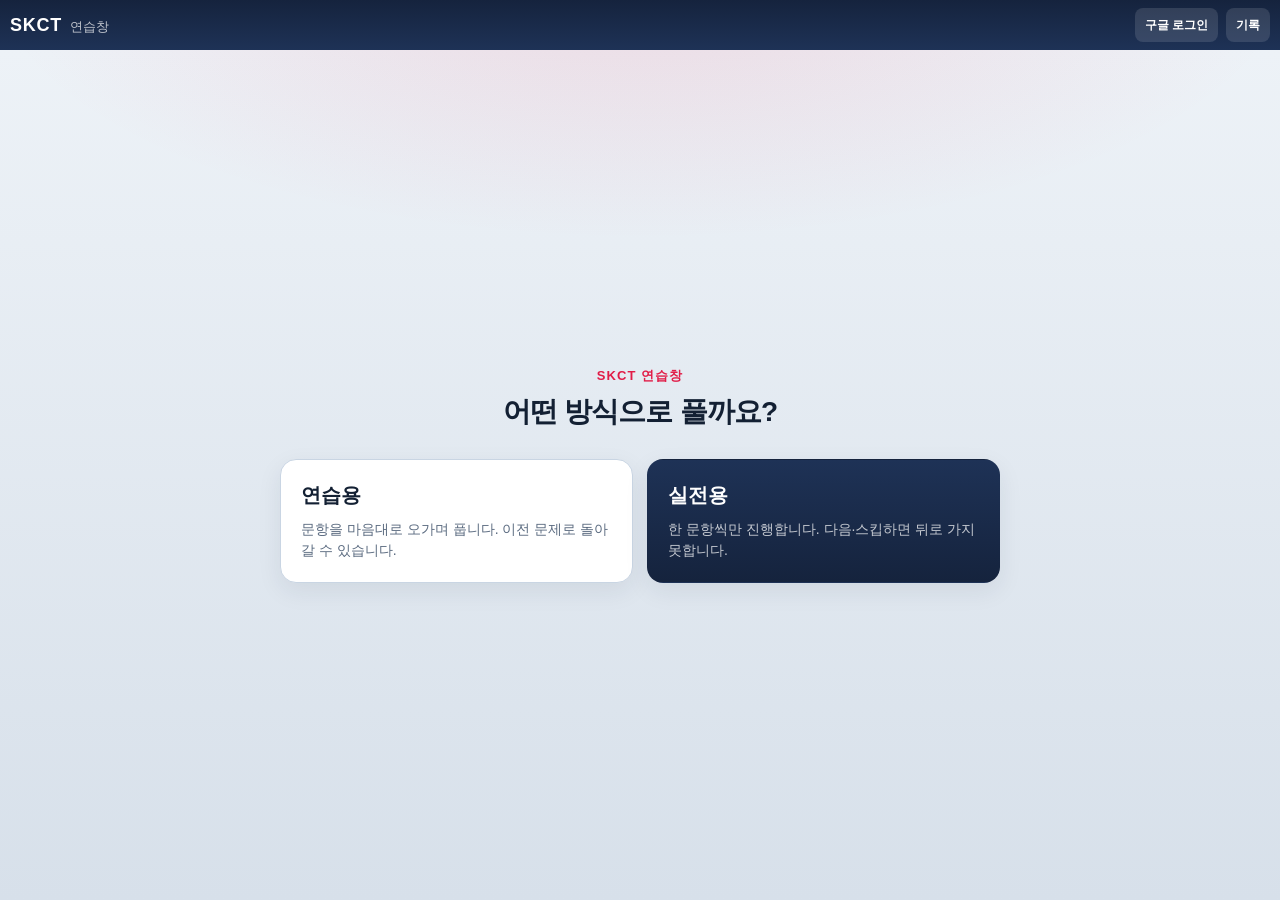
<file: index.html>
<!DOCTYPE html>
<html lang="ko">
  <head>
    <meta charset="UTF-8" />
    <meta http-equiv="refresh" content="0; url=FE/index.html" />
    <title>SKCT 연습창</title>
    <script>
      location.replace("FE/index.html");
    </script>
  </head>
  <body>
    <p><a href="FE/index.html">연습창 열기</a></p>
  </body>
</html>
</file>
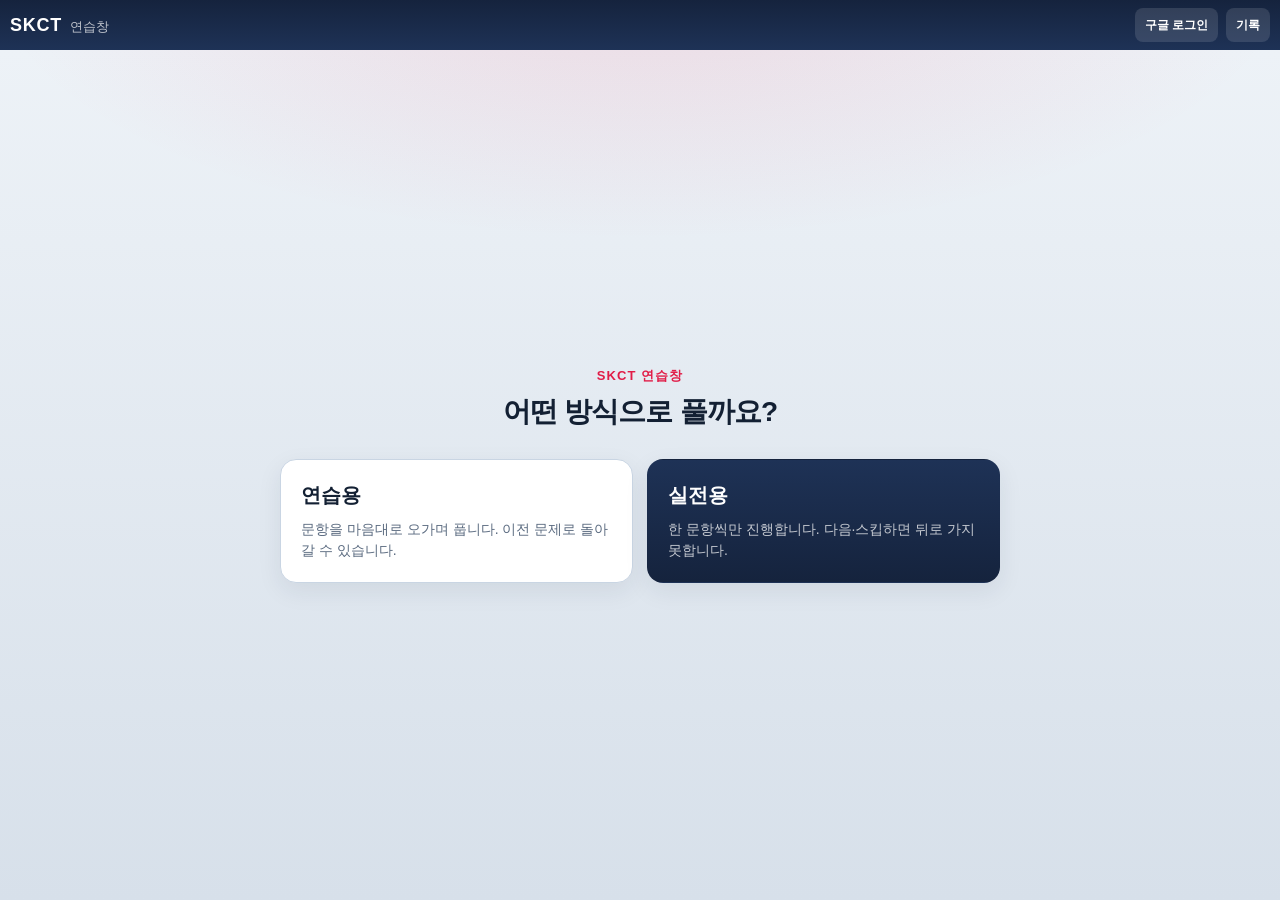
<file: FE/index.html>
<!DOCTYPE html>
<html lang="ko">
  <head>
    <meta charset="UTF-8" />
    <meta name="viewport" content="width=device-width, initial-scale=1.0" />
    <meta http-equiv="Cache-Control" content="private, max-age=10800" />
    <title>SKCT 연습창</title>
    <meta name="description" content="&#x200b;" />
    <meta property="og:title" content="SKCT 연습창" />
    <meta property="og:description" content="&#x200b;" />
    <meta property="og:url" content="https://yeonjep.github.io/skct-practice/" />
    <meta property="og:type" content="website" />
    <meta property="og:locale" content="ko_KR" />
    <meta name="twitter:card" content="summary" />
    <meta name="twitter:title" content="SKCT 연습창" />
    <meta name="twitter:description" content="&#x200b;" />
    <link rel="canonical" href="https://yeonjep.github.io/skct-practice/" />
    <link rel="icon" href="data:image/svg+xml,<svg xmlns='http://www.w3.org/2000/svg' viewBox='0 0 100 100'><text y='.9em' font-size='90'>🧮</text></svg>" />
    <script>
      (function () {
        var v = Math.floor(Date.now() / (3 * 60 * 60 * 1000));
        window.SKCT_ASSET_V = String(v);
        document.write('<link rel="stylesheet" href="styles.css?t=' + v + '">');
      })();
    </script>
  </head>
  <body>
    <div class="app is-gate" id="app">
      <header class="topbar">
        <div class="brand">
          <span class="brand-mark">SKCT</span>
          <span class="brand-sub" id="brand-sub">연습창</span>
        </div>
        <div class="top-actions">
          <div class="auth-box" id="auth-box">
            <button type="button" class="icon-btn" id="login-btn">구글 로그인</button>
            <div class="user-chip" id="user-chip" hidden>
              <img id="user-photo" alt="" />
              <span id="user-name"></span>
              <button type="button" class="icon-btn" id="logout-btn">로그아웃</button>
            </div>
          </div>
          <button type="button" class="icon-btn" id="records-btn" title="저장한 회차">기록</button>
          <button type="button" class="icon-btn" id="settings-btn" title="설정">설정</button>
          <button type="button" class="icon-btn" id="help-btn" title="사용 설명">?</button>
          <button type="button" class="icon-btn" id="mode-btn" title="연습용 / 실전용">모드</button>
        </div>
      </header>

      <section class="gate" id="gate">
        <div class="gate-inner">
          <p class="gate-kicker">SKCT 연습창</p>
          <h1>어떤 방식으로 풀까요?</h1>
          <div class="gate-cards">
            <button type="button" class="gate-card" id="enter-practice">
              <strong>연습용</strong>
              <span>문항을 마음대로 오가며 풉니다. 이전 문제로 돌아갈 수 있습니다.</span>
            </button>
            <button type="button" class="gate-card is-exam" id="enter-exam">
              <strong>실전용</strong>
              <span>한 문항씩만 진행합니다. 다음·스킵하면 뒤로 가지 못합니다.</span>
            </button>
          </div>
        </div>
      </section>

      <main class="workspace" id="workspace">
        <aside class="omr-panel" id="omr-panel">
          <div class="panel-head">
            <h2>정답란</h2>
            <span class="answer-progress" id="answer-progress">언어이해 1/20</span>
          </div>
          <div class="omr-sections" id="omr-sections"></div>
          <div class="omr-list" id="omr-list"></div>
          <div class="omr-footer">
            이 과목 <strong id="omr-filled">0</strong> / 20
            <span class="omr-all">전체 <span id="omr-all-filled">0</span> / 100</span>
          </div>
        </aside>

        <section class="desk">
          <div class="timer-card">
            <div class="panel-head">
              <h2>타이머</h2>
              <span class="exam-step" id="exam-step">1 / 5</span>
            </div>
            <div class="timer-card-body">
              <div class="exam-status">
                <span class="exam-label" id="exam-label">실전 5과목</span>
                <span class="exam-subject" id="exam-subject">언어이해</span>
              </div>
              <div class="timer-face" id="timer-face">
                <span class="timer-now" id="timer-now">15:00</span>
                <span class="timer-total" id="timer-total">/ 15분</span>
              </div>
              <div class="exam-overall" id="exam-overall">전체 00분 00초 / 75분</div>
              <label class="alarm-check">
                <input type="checkbox" id="alarm-on" checked />
                알람음 울리기
              </label>
              <p class="timer-ready" id="timer-ready"></p>
              <div class="timer-actions">
                <button type="button" class="btn btn-primary" id="timer-toggle">연습 시작</button>
                <button type="button" class="btn" id="timer-pause">일시정지</button>
                <button type="button" class="btn" id="skip-section">영역 건너뛰기 ▶</button>
                <button type="button" class="btn danger" id="timer-reset">리셋</button>
              </div>
              <button type="button" class="btn btn-primary btn-wide" id="preview-end">끝내고 채점</button>
            </div>
          </div>

          <div class="notepad-card">
            <div class="panel-head notepad-toolbar">
              <div class="mode-switch" role="tablist">
                <button type="button" class="mode-btn is-active" data-mode="note" role="tab">메모장</button>
                <button type="button" class="mode-btn" data-mode="paint" role="tab">그림판</button>
              </div>
              <button type="button" class="btn btn-sm danger" id="clear-surface">지우기</button>
            </div>
            <div class="paint-tools" id="paint-tools" hidden>
              <div class="swatch-row">
                <button type="button" class="swatch is-active" data-color="#111827" title="검정"></button>
                <button type="button" class="swatch" data-color="#dc2626" title="빨강"></button>
                <button type="button" class="swatch" data-color="#2563eb" title="파랑"></button>
                <button type="button" class="swatch" data-color="#16a34a" title="초록"></button>
              </div>
              <label class="stroke-label" title="굵기">
                굵기
                <input type="range" id="stroke-width" min="1" max="16" value="3" />
              </label>
              <button type="button" class="tool-btn" id="eraser-btn">지우개</button>
              <button type="button" class="tool-btn" id="undo-btn">되돌리기</button>
            </div>
            <div class="surface">
              <textarea id="notepad" class="notepad" spellcheck="false"></textarea>
              <div class="paint-wrap" id="paint-wrap" hidden>
                <canvas id="paint"></canvas>
              </div>
            </div>
          </div>

          <div class="calc-card">
            <div class="panel-head">
              <h2>계산기</h2>
              <span class="hint">숫자패드로도 입력됩니다</span>
            </div>
            <div class="calc-display">
              <div class="calc-expr" id="calc-expr"></div>
              <input
                id="calc-value"
                class="calc-value"
                type="text"
                autocomplete="off"
                spellcheck="false"
                placeholder="0"
                aria-label="수식"
              />
            </div>
            <div class="calc-keys" id="calc-keys">
              <button type="button" class="fn" data-key="AC" title="모두 지우기">C</button>
              <button type="button" class="fn backspace" data-key="C" aria-label="지우기" title="지우기">←</button>
              <button type="button" class="op" data-key="÷">÷</button>
              <span class="calc-spacer" aria-hidden="true"></span>
              <button type="button" data-key="7">7</button>
              <button type="button" data-key="8">8</button>
              <button type="button" data-key="9">9</button>
              <button type="button" class="op" data-key="×">×</button>
              <button type="button" data-key="4">4</button>
              <button type="button" data-key="5">5</button>
              <button type="button" data-key="6">6</button>
              <button type="button" class="op" data-key="-">−</button>
              <button type="button" data-key="1">1</button>
              <button type="button" data-key="2">2</button>
              <button type="button" data-key="3">3</button>
              <button type="button" class="op" data-key="+">+</button>
              <button type="button" data-key="0">0</button>
              <button type="button" data-key="00">00</button>
              <button type="button" data-key=".">.</button>
              <button type="button" class="eq" data-key="=">=</button>
            </div>
          </div>
        </section>
      </main>
    </div>

    <div class="toast" id="section-toast" hidden></div>

    <div class="modal" id="help-modal" hidden>
      <div class="modal-card">
        <div class="modal-head">
          <h2>SKCT 연습창 사용법</h2>
          <button type="button" class="icon-btn" id="help-close">✕</button>
        </div>
        <div class="modal-body" id="help-body"></div>
        <div class="modal-foot">
          <button type="button" class="btn" id="help-later">닫기</button>
          <button type="button" class="btn btn-primary" id="help-never">다시 보지 않기</button>
        </div>
      </div>
    </div>

    <div class="modal" id="finish-modal" hidden>
      <div class="modal-card finish-card">
        <div class="modal-head">
          <h2>시험 종료</h2>
          <button type="button" class="icon-btn" id="finish-close">✕</button>
        </div>
        <div class="modal-body">
          <p class="lead finish-lead" id="finish-message"></p>
        </div>
        <div class="modal-foot">
          <button type="button" class="btn" id="finish-ok">닫기</button>
          <button type="button" class="btn btn-primary" id="finish-grade">채점하기</button>
        </div>
      </div>
    </div>

    <div class="modal" id="grade-modal" hidden>
      <div class="modal-card grade-card grade-card-wide">
        <div class="modal-head">
          <h2>연습 결과</h2>
          <button type="button" class="icon-btn" id="grade-close">✕</button>
        </div>
        <div class="modal-body">
          <div class="record-save">
            <label class="field-label" for="record-name">회차 이름</label>
            <div class="record-save-row">
              <input id="record-name" type="text" maxlength="80" placeholder="저장명을 입력하세요" />
              <button type="button" class="btn btn-primary" id="record-save">기록 저장</button>
            </div>
            <p class="record-save-msg" id="record-save-msg" hidden></p>
          </div>
          <p class="lead" id="grade-intro"></p>
          <div class="grade-keys" id="grade-keys"></div>
          <div class="grade-summary" id="grade-summary" hidden></div>
          <div class="grade-detail" id="grade-detail" hidden></div>
          <div class="excel-box" id="excel-box" hidden>
            <p class="field-label">엑셀로 저장</p>
            <div class="excel-actions">
              <button type="button" class="btn btn-primary" id="excel-append">기존 엑셀에 회차 추가</button>
              <button type="button" class="btn" id="excel-new">새 엑셀로 저장</button>
            </div>
            <p class="excel-hint" id="excel-hint"></p>
          </div>
        </div>
        <div class="modal-foot">
          <button type="button" class="btn" id="retry-practice">다시 연습</button>
          <button type="button" class="btn" id="grade-cancel">닫기</button>
          <button type="button" class="btn btn-primary" id="grade-run">전체 채점</button>
        </div>
      </div>
    </div>

    <div class="modal" id="records-modal" hidden>
      <div class="modal-card grade-card-wide">
        <div class="modal-head">
          <h2>저장한 회차</h2>
          <button type="button" class="icon-btn" id="records-close">✕</button>
        </div>
        <div class="modal-body">
          <p class="lead" id="records-lead"></p>
          <div class="record-save">
            <label class="field-label" for="resume-record-name">지금 답안 저장</label>
            <p class="save-hint" id="resume-save-hint"></p>
            <div class="record-save-row">
              <input id="resume-record-name" type="text" maxlength="80" placeholder="저장명" />
              <button type="button" class="btn btn-primary" id="resume-record-save">저장</button>
            </div>
            <p class="record-save-msg" id="resume-record-msg" hidden></p>
          </div>
          <div id="records-list" class="records-list"></div>
        </div>
        <div class="modal-foot">
          <button type="button" class="btn" id="records-done">닫기</button>
        </div>
      </div>
    </div>

    <div class="modal" id="settings-modal" hidden>
      <div class="modal-card">
        <div class="modal-head">
          <h2>설정</h2>
          <button type="button" class="icon-btn" id="settings-close">✕</button>
        </div>
        <div class="modal-body">
          <p class="field-label">과목별 시간 (분)</p>
          <div class="settings-times" id="settings-times"></div>
          <p class="field-label">영역 사이 쉬는 시간</p>
          <div class="settings-break">
            <label>분<input id="settings-break-min" type="number" min="0" max="10" value="0" /></label>
            <label>초<input id="settings-break-sec" type="number" min="0" max="59" value="30" /></label>
          </div>
          <label class="alarm-check settings-alarm">
            <input type="checkbox" id="settings-alarm-on" />
            알람음 울리기
          </label>
        </div>
        <div class="modal-foot">
          <button type="button" class="btn" id="settings-cancel">닫기</button>
          <button type="button" class="btn btn-primary" id="settings-save">저장</button>
        </div>
      </div>
    </div>

    <script>
      (function () {
        var v = window.SKCT_ASSET_V || String(Math.floor(Date.now() / (3 * 60 * 60 * 1000)));
        [
          "firebase-config.js?t=" + v,
          "vendor/firebase-app-compat.js",
          "vendor/firebase-auth-compat.js",
          "vendor/firebase-firestore-compat.js",
          "app.js?t=" + v,
        ].forEach(function (src) {
          document.write('<script src="' + src + '"><\/script>');
        });
      })();
    </script>
  </body>
</html>
</file>
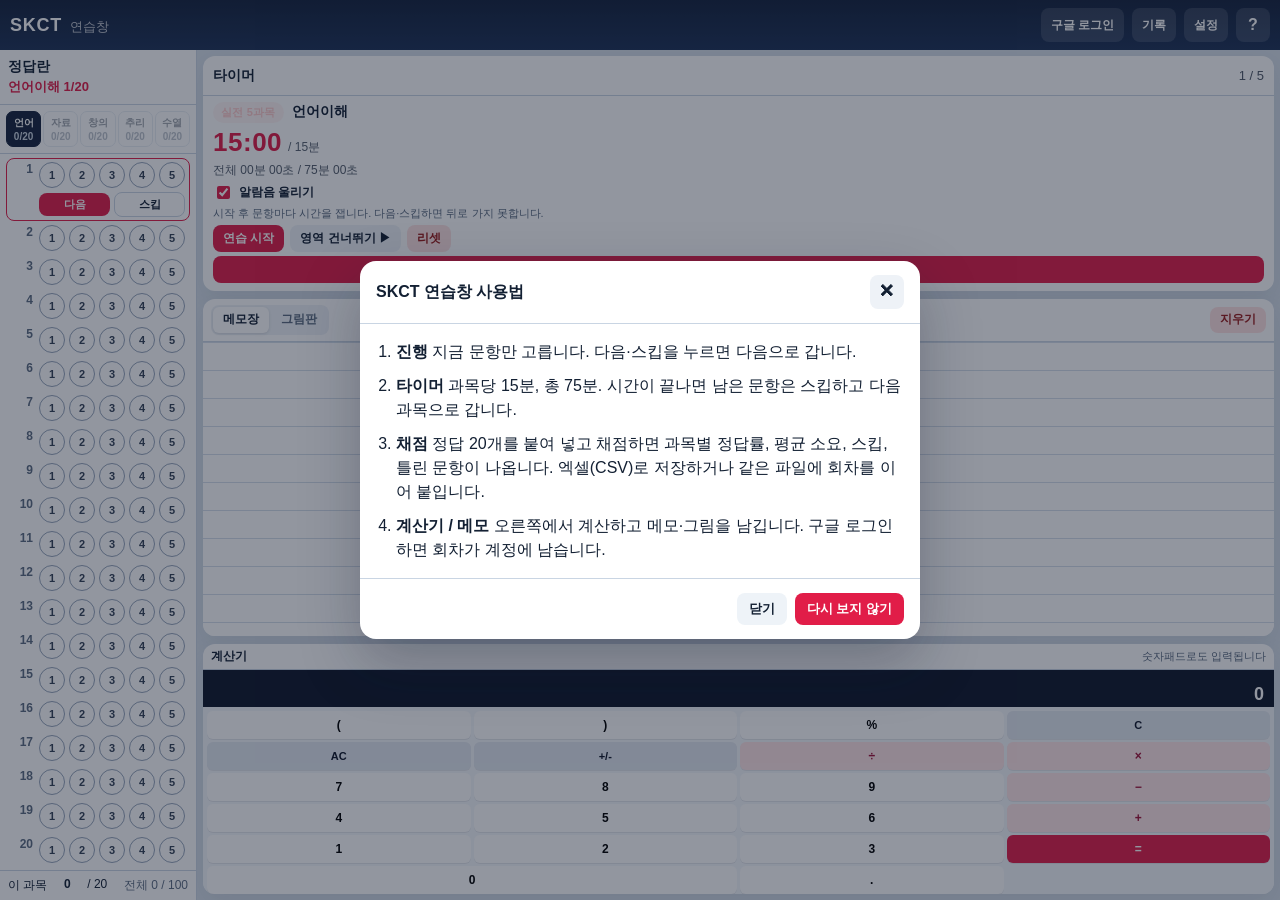
<file: frontend/index.html>
<!DOCTYPE html>
<html lang="ko">
  <head>
    <meta charset="UTF-8" />
    <meta name="viewport" content="width=device-width, initial-scale=1.0" />
    <meta http-equiv="Cache-Control" content="no-cache, no-store, must-revalidate" />
    <meta http-equiv="Pragma" content="no-cache" />
    <meta http-equiv="Expires" content="0" />
    <title>SKCT 연습창</title>
    <meta name="description" content="&#x200b;" />
    <meta property="og:title" content="SKCT 연습창" />
    <meta property="og:description" content="&#x200b;" />
    <meta property="og:url" content="https://yeonjep.github.io/skct-practice/" />
    <meta property="og:type" content="website" />
    <meta property="og:locale" content="ko_KR" />
    <meta name="twitter:card" content="summary" />
    <meta name="twitter:title" content="SKCT 연습창" />
    <meta name="twitter:description" content="&#x200b;" />
    <link rel="canonical" href="https://yeonjep.github.io/skct-practice/" />
    <link rel="icon" href="data:image/svg+xml,<svg xmlns='http://www.w3.org/2000/svg' viewBox='0 0 100 100'><text y='.9em' font-size='90'>🧮</text></svg>" />
    <link rel="stylesheet" href="styles.css?v=13" />
  </head>
  <body>
    <div class="app">
      <header class="topbar">
        <div class="brand">
          <span class="brand-mark">SKCT</span>
          <span class="brand-sub">연습창</span>
        </div>
        <div class="top-actions">
          <div class="auth-box" id="auth-box">
            <button type="button" class="icon-btn" id="login-btn">구글 로그인</button>
            <div class="user-chip" id="user-chip" hidden>
              <img id="user-photo" alt="" />
              <span id="user-name"></span>
              <button type="button" class="icon-btn" id="logout-btn">로그아웃</button>
            </div>
          </div>
          <button type="button" class="icon-btn" id="records-btn" title="저장한 회차">기록</button>
          <button type="button" class="icon-btn" id="settings-btn" title="설정">설정</button>
          <button type="button" class="icon-btn" id="help-btn" title="사용 설명">?</button>
        </div>
      </header>

      <main class="workspace">
        <aside class="omr-panel" id="omr-panel">
          <div class="panel-head">
            <h2>정답란</h2>
            <span class="answer-progress" id="answer-progress">언어이해 1/20</span>
          </div>
          <div class="omr-sections" id="omr-sections"></div>
          <div class="omr-list" id="omr-list"></div>
          <div class="omr-footer">
            이 과목 <strong id="omr-filled">0</strong> / 20
            <span class="omr-all">전체 <span id="omr-all-filled">0</span> / 100</span>
          </div>
        </aside>

        <section class="desk">
          <div class="timer-card">
            <div class="panel-head">
              <h2>타이머</h2>
              <span class="exam-step" id="exam-step">1 / 5</span>
            </div>
            <div class="timer-card-body">
              <div class="exam-status">
                <span class="exam-label">실전 5과목</span>
                <span class="exam-subject" id="exam-subject">언어이해</span>
              </div>
              <div class="timer-face" id="timer-face">
                <span class="timer-now" id="timer-now">15:00</span>
                <span class="timer-total" id="timer-total">/ 15분</span>
              </div>
              <div class="exam-overall" id="exam-overall">전체 00분 00초 / 75분</div>
              <label class="alarm-check">
                <input type="checkbox" id="alarm-on" checked />
                알람음 울리기
              </label>
              <p class="timer-ready" id="timer-ready"></p>
              <div class="timer-actions">
                <button type="button" class="btn btn-primary" id="timer-toggle">연습 시작</button>
                <button type="button" class="btn" id="timer-pause">일시정지</button>
                <button type="button" class="btn" id="skip-section">영역 건너뛰기 ▶</button>
                <button type="button" class="btn danger" id="timer-reset">리셋</button>
              </div>
              <button type="button" class="btn btn-primary btn-wide" id="preview-end">끝내고 채점</button>
            </div>
          </div>

          <div class="notepad-card">
            <div class="panel-head notepad-toolbar">
              <div class="mode-switch" role="tablist">
                <button type="button" class="mode-btn is-active" data-mode="note" role="tab">메모장</button>
                <button type="button" class="mode-btn" data-mode="paint" role="tab">그림판</button>
              </div>
              <button type="button" class="btn btn-sm danger" id="clear-surface">지우기</button>
            </div>
            <div class="paint-tools" id="paint-tools" hidden>
              <div class="swatch-row">
                <button type="button" class="swatch is-active" data-color="#111827" title="검정"></button>
                <button type="button" class="swatch" data-color="#dc2626" title="빨강"></button>
                <button type="button" class="swatch" data-color="#2563eb" title="파랑"></button>
                <button type="button" class="swatch" data-color="#16a34a" title="초록"></button>
              </div>
              <label class="stroke-label" title="굵기">
                굵기
                <input type="range" id="stroke-width" min="1" max="16" value="3" />
              </label>
              <button type="button" class="tool-btn" id="eraser-btn">지우개</button>
              <button type="button" class="tool-btn" id="undo-btn">되돌리기</button>
            </div>
            <div class="surface">
              <textarea id="notepad" class="notepad" spellcheck="false"></textarea>
              <div class="paint-wrap" id="paint-wrap" hidden>
                <canvas id="paint"></canvas>
              </div>
            </div>
          </div>

          <div class="calc-card">
            <div class="panel-head">
              <h2>계산기</h2>
              <span class="hint">숫자패드로도 입력됩니다</span>
            </div>
            <div class="calc-display">
              <div class="calc-expr" id="calc-expr"></div>
              <div class="calc-value" id="calc-value">0</div>
            </div>
            <div class="calc-keys" id="calc-keys">
              <button type="button" data-key="(">(</button>
              <button type="button" data-key=")">)</button>
              <button type="button" data-key="%">%</button>
              <button type="button" class="fn" data-key="C">C</button>
              <button type="button" class="fn" data-key="AC">AC</button>
              <button type="button" class="fn" data-key="±">+/-</button>
              <button type="button" class="op" data-key="÷">÷</button>
              <button type="button" class="op" data-key="×">×</button>
              <button type="button" data-key="7">7</button>
              <button type="button" data-key="8">8</button>
              <button type="button" data-key="9">9</button>
              <button type="button" class="op" data-key="-">−</button>
              <button type="button" data-key="4">4</button>
              <button type="button" data-key="5">5</button>
              <button type="button" data-key="6">6</button>
              <button type="button" class="op" data-key="+">+</button>
              <button type="button" data-key="1">1</button>
              <button type="button" data-key="2">2</button>
              <button type="button" data-key="3">3</button>
              <button type="button" class="eq" data-key="=">=</button>
              <button type="button" class="zero" data-key="0">0</button>
              <button type="button" data-key=".">.</button>
            </div>
          </div>
        </section>
      </main>
    </div>

    <div class="toast" id="section-toast" hidden></div>

    <div class="modal" id="help-modal" hidden>
      <div class="modal-card">
        <div class="modal-head">
          <h2>SKCT 연습창 사용법</h2>
          <button type="button" class="icon-btn" id="help-close">✕</button>
        </div>
        <div class="modal-body" id="help-body"></div>
        <div class="modal-foot">
          <button type="button" class="btn" id="help-later">닫기</button>
          <button type="button" class="btn btn-primary" id="help-never">다시 보지 않기</button>
        </div>
      </div>
    </div>

    <div class="modal" id="finish-modal" hidden>
      <div class="modal-card finish-card">
        <div class="modal-head">
          <h2>시험 종료</h2>
          <button type="button" class="icon-btn" id="finish-close">✕</button>
        </div>
        <div class="modal-body">
          <p class="lead finish-lead" id="finish-message"></p>
        </div>
        <div class="modal-foot">
          <button type="button" class="btn" id="finish-ok">닫기</button>
          <button type="button" class="btn btn-primary" id="finish-grade">채점하기</button>
        </div>
      </div>
    </div>

    <div class="modal" id="grade-modal" hidden>
      <div class="modal-card grade-card grade-card-wide">
        <div class="modal-head">
          <h2>연습 결과</h2>
          <button type="button" class="icon-btn" id="grade-close">✕</button>
        </div>
        <div class="modal-body">
          <div class="record-save">
            <label class="field-label" for="record-name">회차 이름</label>
            <div class="record-save-row">
              <input id="record-name" type="text" maxlength="80" placeholder="저장명을 입력하세요" />
              <button type="button" class="btn btn-primary" id="record-save">기록 저장</button>
            </div>
            <p class="record-save-msg" id="record-save-msg" hidden></p>
          </div>
          <p class="lead" id="grade-intro"></p>
          <div class="grade-keys" id="grade-keys"></div>
          <div class="grade-summary" id="grade-summary" hidden></div>
          <div class="grade-detail" id="grade-detail" hidden></div>
          <div class="excel-box" id="excel-box" hidden>
            <p class="field-label">엑셀로 저장</p>
            <div class="excel-actions">
              <button type="button" class="btn btn-primary" id="excel-append">기존 엑셀에 회차 추가</button>
              <button type="button" class="btn" id="excel-new">새 엑셀로 저장</button>
            </div>
            <p class="excel-hint" id="excel-hint"></p>
          </div>
        </div>
        <div class="modal-foot">
          <button type="button" class="btn" id="retry-practice">다시 연습</button>
          <button type="button" class="btn" id="grade-cancel">닫기</button>
          <button type="button" class="btn btn-primary" id="grade-run">전체 채점</button>
        </div>
      </div>
    </div>

    <div class="modal" id="records-modal" hidden>
      <div class="modal-card grade-card-wide">
        <div class="modal-head">
          <h2>저장한 회차</h2>
          <button type="button" class="icon-btn" id="records-close">✕</button>
        </div>
        <div class="modal-body">
          <p class="lead" id="records-lead">이름을 눌러 그때 답안과 틀린 문항을 다시 봅니다.</p>
          <div id="records-list" class="records-list"></div>
        </div>
        <div class="modal-foot">
          <button type="button" class="btn" id="records-done">닫기</button>
        </div>
      </div>
    </div>

    <div class="modal" id="settings-modal" hidden>
      <div class="modal-card">
        <div class="modal-head">
          <h2>설정</h2>
          <button type="button" class="icon-btn" id="settings-close">✕</button>
        </div>
        <div class="modal-body">
          <p class="field-label">시간 (분)</p>
          <div class="settings-times" id="settings-times"></div>
          <label class="alarm-check settings-alarm">
            <input type="checkbox" id="settings-alarm-on" />
            알람음 울리기
          </label>
          <label class="field-label" for="settings-alarm-min">알람 간격 (분)</label>
          <input id="settings-alarm-min" type="number" min="1" max="75" value="15" />
          <p class="excel-hint">체크되어 있을 때만, 설정한 분마다 알람이 납니다. 과목 시간이 끝나면 다음 과목으로 넘어갑니다.</p>
        </div>
        <div class="modal-foot">
          <button type="button" class="btn" id="settings-cancel">닫기</button>
          <button type="button" class="btn btn-primary" id="settings-save">저장</button>
        </div>
      </div>
    </div>

    <script src="firebase-config.js?v=8"></script>
    <script src="vendor/firebase-app-compat.js"></script>
    <script src="vendor/firebase-auth-compat.js"></script>
    <script src="vendor/firebase-firestore-compat.js"></script>
    <script src="app.js?v=16"></script>
  </body>
</html>
</file>
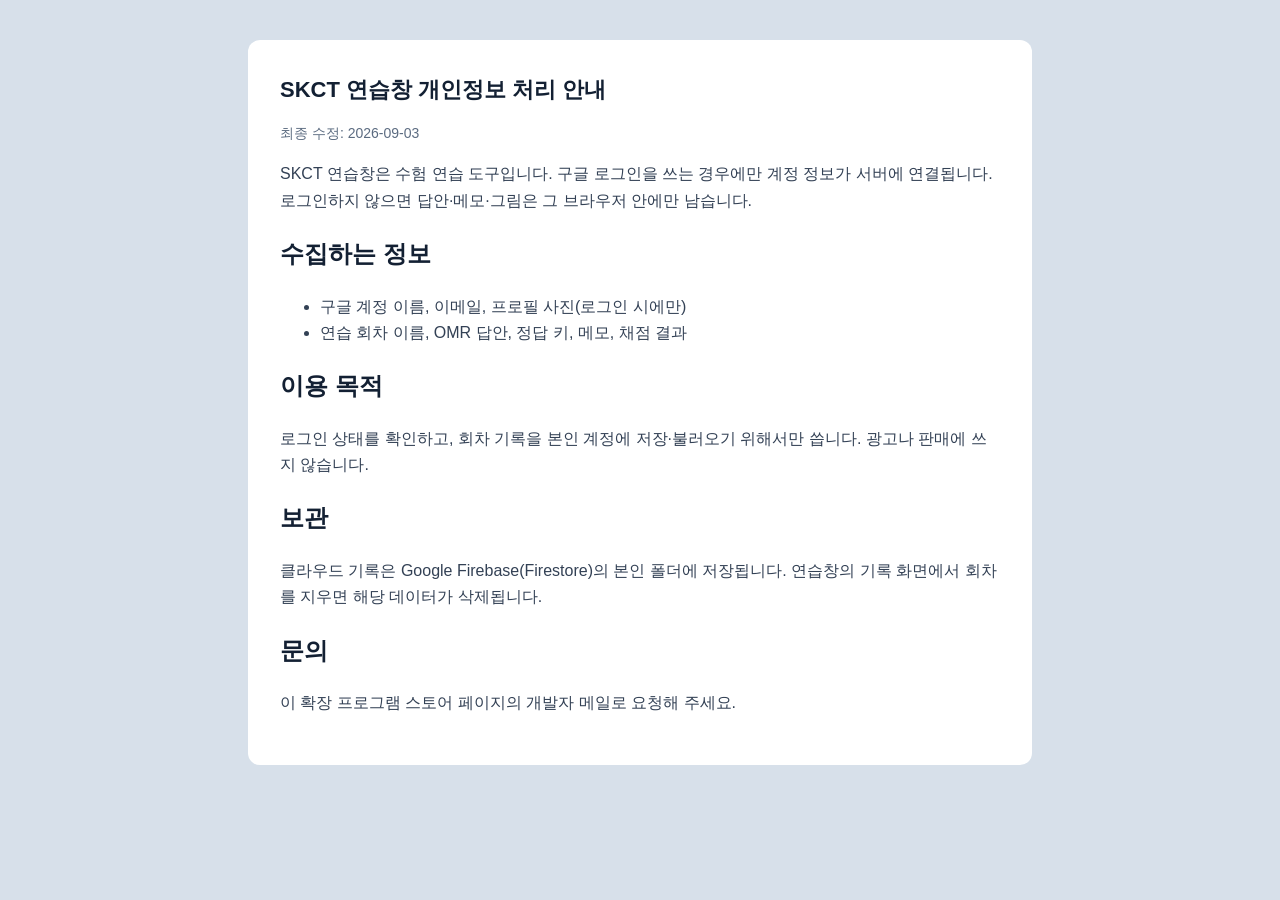
<file: privacy.html>
<!DOCTYPE html>
<html lang="ko">
  <head>
    <meta charset="UTF-8" />
    <meta name="viewport" content="width=device-width, initial-scale=1.0" />
    <title>개인정보 처리 안내 · SKCT 연습창</title>
    <style>
      body {
        margin: 0;
        font-family: -apple-system, BlinkMacSystemFont, "Apple SD Gothic Neo", "Noto Sans KR", sans-serif;
        color: #132033;
        background: #d7e0ea;
        line-height: 1.65;
      }
      main {
        max-width: 720px;
        margin: 40px auto;
        padding: 32px;
        background: #fff;
        border-radius: 12px;
      }
      h1 { font-size: 22px; margin: 0 0 8px; }
      p, li { color: #334155; }
      .muted { color: #5b6b80; font-size: 14px; }
    </style>
  </head>
  <body>
    <main>
      <h1>SKCT 연습창 개인정보 처리 안내</h1>
      <p class="muted">최종 수정: 2026-09-03</p>
      <p>
        SKCT 연습창은 수험 연습 도구입니다. 구글 로그인을 쓰는 경우에만 계정 정보가 서버에 연결됩니다.
        로그인하지 않으면 답안·메모·그림은 그 브라우저 안에만 남습니다.
      </p>
      <h2>수집하는 정보</h2>
      <ul>
        <li>구글 계정 이름, 이메일, 프로필 사진(로그인 시에만)</li>
        <li>연습 회차 이름, OMR 답안, 정답 키, 메모, 채점 결과</li>
      </ul>
      <h2>이용 목적</h2>
      <p>로그인 상태를 확인하고, 회차 기록을 본인 계정에 저장·불러오기 위해서만 씁니다. 광고나 판매에 쓰지 않습니다.</p>
      <h2>보관</h2>
      <p>
        클라우드 기록은 Google Firebase(Firestore)의 본인 폴더에 저장됩니다.
        연습창의 기록 화면에서 회차를 지우면 해당 데이터가 삭제됩니다.
      </p>
      <h2>문의</h2>
      <p>이 확장 프로그램 스토어 페이지의 개발자 메일로 요청해 주세요.</p>
    </main>
  </body>
</html>
</file>
<file: FE/styles.css>
:root {
  --header-h: 64px;
  --navy: #15233d;
  --navy-2: #1e3256;
  --accent: #e11d48;
  --accent-2: #be123c;
  --bg: #d7e0ea;
  --panel: #ffffff;
  --ink: #132033;
  --muted: #5b6b80;
  --line: #c9d5e3;
  --omr-choice: 26px;
  --omr-choice-gap: 4px;
  --omr-choices-w: calc(var(--omr-choice) * 5 + var(--omr-choice-gap) * 4);
  --shadow: 0 8px 24px rgba(21, 35, 61, 0.08);
  --radius: 12px;
}

* {
  box-sizing: border-box;
}

html,
body {
  width: 100%;
  height: 100%;
  margin: 0;
}

body {
  font-family: -apple-system, BlinkMacSystemFont, "Apple SD Gothic Neo", "Noto Sans KR", sans-serif;
  color: var(--ink);
  background: var(--bg);
  overflow: hidden;
}

button,
select,
textarea,
input {
  font: inherit;
}

.app {
  width: 100%;
  height: 100%;
  display: flex;
  flex-direction: column;
  overflow: hidden;
}

.topbar {
  flex: 0 0 auto;
  display: flex;
  flex-wrap: nowrap;
  align-items: center;
  justify-content: space-between;
  gap: 8px 12px;
  padding: 8px 10px;
  background: linear-gradient(180deg, var(--navy) 0%, var(--navy-2) 100%);
  color: #fff;
}

.brand {
  display: flex;
  align-items: baseline;
  gap: 8px;
  flex: 0 0 auto;
}

.brand-mark {
  font-weight: 800;
  letter-spacing: 0.04em;
  font-size: 18px;
}

.brand-sub {
  font-size: 13px;
  opacity: 0.72;
}

.app.is-gate .workspace,
.app.is-gate #settings-btn,
.app.is-gate #help-btn,
.app.is-gate #mode-btn {
  display: none;
}

.app:not(.is-gate) .gate {
  display: none;
}

.app:not(.is-gate) #mode-btn {
  display: inline-flex;
}

.gate {
  flex: 1;
  min-height: 0;
  display: flex;
  align-items: center;
  justify-content: center;
  padding: 24px 16px;
  background:
    radial-gradient(1200px 500px at 50% -10%, rgba(225, 29, 72, 0.12), transparent 55%),
    linear-gradient(180deg, #edf2f7 0%, var(--bg) 100%);
}

.gate-inner {
  width: min(720px, 100%);
  text-align: center;
}

.gate-kicker {
  margin: 0 0 8px;
  font-size: 13px;
  font-weight: 700;
  letter-spacing: 0.08em;
  color: var(--accent);
}

.gate-inner h1 {
  margin: 0 0 28px;
  font-size: 28px;
  letter-spacing: -0.03em;
}

.gate-cards {
  display: grid;
  grid-template-columns: 1fr 1fr;
  gap: 14px;
}

.gate-card {
  display: flex;
  flex-direction: column;
  gap: 10px;
  text-align: left;
  padding: 22px 20px;
  border: 1px solid var(--line);
  border-radius: 16px;
  background: #fff;
  box-shadow: var(--shadow);
  cursor: pointer;
  color: inherit;
}

.gate-card:hover {
  border-color: #94a3b8;
  transform: translateY(-1px);
}

.gate-card strong {
  font-size: 20px;
}

.gate-card span {
  font-size: 14px;
  line-height: 1.45;
  color: var(--muted);
}

.gate-card.is-exam {
  background: linear-gradient(180deg, #1e3256 0%, #15233d 100%);
  color: #fff;
  border-color: transparent;
}

.gate-card.is-exam span {
  color: rgba(255, 255, 255, 0.74);
}

@media (max-width: 640px) {
  .gate-cards {
    grid-template-columns: 1fr;
  }
}

.timer-block {
  display: flex;
  align-items: center;
  flex: 1 1 auto;
  flex-wrap: wrap;
  justify-content: flex-start;
  gap: 8px;
  min-width: 0;
}

.exam-status {
  display: flex;
  align-items: baseline;
  gap: 8px;
  flex-wrap: wrap;
}

.exam-label {
  font-size: 11px;
  font-weight: 700;
  letter-spacing: 0.02em;
  padding: 3px 8px;
  border-radius: 999px;
  background: rgba(254, 202, 202, 0.2);
  color: #fecaca;
}

.exam-subject {
  font-size: 16px;
  font-weight: 700;
}

.exam-step {
  font-size: 13px;
  opacity: 0.75;
}

.exam-overall {
  font-size: 12px;
  opacity: 0.72;
  white-space: nowrap;
}

.timer-face {
  display: flex;
  align-items: baseline;
  gap: 6px;
  min-width: 0;
  font-variant-numeric: tabular-nums;
}

.timer-now {
  font-size: 22px;
  font-weight: 700;
}

.timer-total {
  font-size: 13px;
  opacity: 0.7;
}

.timer-face.is-warn .timer-now {
  color: #fecaca;
}

.timer-face.is-over .timer-now {
  color: #fda4af;
}

.timer-face.is-break .timer-now {
  color: #93c5fd;
}

.timer-actions {
  display: flex;
  align-items: center;
  gap: 8px;
}

.top-actions {
  display: flex;
  align-items: center;
  gap: 8px;
  margin-left: auto;
  flex: 0 0 auto;
}

.btn,
.icon-btn,
.tool-btn,
.mode-btn {
  border: 0;
  cursor: pointer;
}

.btn {
  background: #eef3f8;
  color: var(--ink);
  border-radius: 8px;
  padding: 7px 12px;
  font-size: 13px;
  font-weight: 600;
}

.btn-primary {
  background: var(--accent);
  color: #fff;
}

.btn-primary:hover {
  background: var(--accent-2);
}

.btn-sm {
  padding: 5px 9px;
  font-size: 12px;
}

.btn.danger {
  background: #fee2e2;
  color: #991b1b;
}

.icon-btn {
  width: 34px;
  height: 34px;
  border-radius: 8px;
  background: rgba(255, 255, 255, 0.12);
  color: #fff;
  font-weight: 700;
  display: inline-flex;
  align-items: center;
  justify-content: center;
  white-space: nowrap;
  line-height: 1;
}

.topbar .icon-btn#omr-toggle,
.topbar .icon-btn#records-btn,
.topbar .icon-btn#settings-btn,
.topbar .icon-btn#login-btn,
.topbar .icon-btn#logout-btn,
.topbar .icon-btn#mode-btn {
  width: auto;
  padding: 0 10px;
  font-size: 12px;
}

.auth-box {
  display: flex;
  align-items: center;
  gap: 8px;
}

.user-chip {
  display: flex;
  align-items: center;
  gap: 6px;
  max-width: 180px;
}

.user-chip[hidden] {
  display: none;
}

.user-chip img {
  width: 22px;
  height: 22px;
  border-radius: 999px;
  background: #fff;
}

.user-chip span {
  font-size: 12px;
  white-space: nowrap;
  overflow: hidden;
  text-overflow: ellipsis;
}

.sound-toggle {
  display: flex;
  align-items: center;
  gap: 6px;
  font-size: 12px;
  opacity: 0.9;
  user-select: none;
}

.workspace {
  flex: 1;
  min-width: 0;
  min-height: 0;
  display: grid;
  grid-template-columns: min-content minmax(0, 1fr);
  overflow: hidden;
}

.omr-panel {
  background: #fff;
  border-right: 1px solid var(--line);
  display: flex;
  flex-direction: column;
  min-height: 0;
  width: max-content;
  max-width: 100%;
  overflow: hidden;
}

.omr-panel .panel-head,
.omr-panel .omr-sections,
.omr-panel .omr-footer {
  min-width: 0;
  width: 100%;
  box-sizing: border-box;
}

.workspace.omr-hidden .omr-panel {
  display: none;
}

.answer-progress {
  font-size: 13px;
  font-weight: 700;
  color: var(--accent);
}

.panel-head {
  display: flex;
  align-items: center;
  justify-content: space-between;
  gap: 8px;
  padding: 8px 10px;
  border-bottom: 1px solid var(--line);
  min-height: 40px;
  flex-wrap: wrap;
}

.notepad-toolbar {
  flex-wrap: nowrap;
  padding: 6px 8px;
  min-height: 36px;
  gap: 8px;
}

.notepad-toolbar .btn-sm {
  padding: 0 10px;
  height: 26px;
  font-size: 12px;
  white-space: nowrap;
  flex: 0 0 auto;
}

.calc-card .panel-head {
  padding: 4px 8px;
  min-height: 0;
}

.calc-card .panel-head h2 {
  font-size: 12px;
}

.panel-head h2 {
  margin: 0;
  font-size: 14px;
}

.omr-panel .panel-head {
  flex-direction: column;
  align-items: flex-start;
  gap: 2px;
  padding: 8px;
}

.omr-sections {
  display: grid;
  grid-template-columns: repeat(5, minmax(0, 1fr));
  gap: 2px;
  padding: 6px;
  border-bottom: 1px solid var(--line);
  width: 100%;
  box-sizing: border-box;
}

.omr-sec {
  display: flex;
  flex-direction: column;
  align-items: center;
  justify-content: center;
  gap: 1px;
  border: 1px solid var(--line);
  background: #fff;
  color: var(--ink);
  border-radius: 7px;
  padding: 4px 0;
  font-size: 10px;
  font-weight: 700;
  cursor: pointer;
  text-align: center;
  min-width: 0;
  overflow: hidden;
}

.omr-sec span {
  display: block;
  width: 100%;
  white-space: nowrap;
  overflow: hidden;
  text-overflow: ellipsis;
}

.omr-sec:last-child {
  grid-column: auto;
}

.omr-sec em {
  font-style: normal;
  font-weight: 600;
  color: var(--muted);
  font-size: 10px;
}

.omr-sec.is-active {
  background: var(--navy);
  border-color: var(--navy);
  color: #fff;
}

.omr-sec.is-active em {
  color: #cbd5e1;
}

.omr-count-wrap {
  display: flex;
  align-items: center;
  gap: 6px;
  font-size: 12px;
  color: var(--muted);
}

.omr-count-wrap select {
  border: 1px solid var(--line);
  border-radius: 6px;
  padding: 3px 6px;
  background: #fff;
}

.omr-actions {
  display: flex;
  gap: 6px;
  padding: 8px 12px;
}

.omr-list {
  flex: 1;
  overflow: auto;
  padding: 4px 6px 8px;
  width: max-content;
  max-width: 100%;
  background: #fff;
}

.omr-row {
  display: grid;
  grid-template-columns: 22px var(--omr-choices-w);
  align-items: start;
  gap: 6px;
  padding: 3px 4px;
  border-radius: 8px;
  border: 1px solid transparent;
  background: #fff;
}

.omr-row.is-active {
  border-color: var(--accent);
  background: #fff;
}

.omr-row.is-done {
  opacity: 0.7;
}

.omr-row.is-skipped {
  background: #fff;
}

.omr-row-main {
  display: flex;
  flex-wrap: wrap;
  align-items: center;
  gap: 4px;
  width: var(--omr-choices-w);
  min-width: 0;
}

.omr-choices {
  display: flex;
  gap: var(--omr-choice-gap);
  flex: 0 0 var(--omr-choices-w);
  width: var(--omr-choices-w);
}

.omr-choice {
  width: var(--omr-choice);
  height: var(--omr-choice);
  flex: 0 0 var(--omr-choice);
  max-width: var(--omr-choice);
  border-radius: 999px;
  border: 1.5px solid #94a3b8;
  background: #fff;
  color: #334155;
  font-size: 11px;
  font-weight: 700;
  cursor: pointer;
  padding: 0;
}

.omr-next,
.omr-skip {
  border: 0;
  border-radius: 8px;
  padding: 4px 0;
  font-size: 11px;
  font-weight: 700;
  cursor: pointer;
  flex: 1 1 calc(50% - 2px);
}

.omr-next {
  background: var(--accent);
  color: #fff;
}

.omr-skip {
  background: #fff;
  color: var(--ink);
  border: 1px solid var(--line);
}

.omr-row.is-correct {
  background: #ecfdf3;
}

.omr-row.is-wrong {
  background: #fef2f2;
}

.omr-row.is-pickable {
  cursor: pointer;
}

.omr-row.is-pickable:hover {
  background: #f8fafc;
}

.omr-row.is-marked .omr-num {
  color: var(--accent);
}

.omr-num {
  font-size: 12px;
  font-weight: 700;
  color: var(--muted);
  text-align: right;
}

.omr-choice.is-on {
  background: #1d4ed8;
  border-color: #1d4ed8;
  color: #fff;
}

.omr-footer {
  border-top: 1px solid var(--line);
  padding: 6px 8px;
  font-size: 12px;
  background: #fff;
  display: flex;
  flex-wrap: wrap;
  justify-content: space-between;
  gap: 4px;
  width: 100%;
}

.omr-all {
  color: var(--muted);
}

.alarm-check {
  display: flex;
  align-items: center;
  gap: 6px;
  font-size: 12px;
  font-weight: 650;
  color: var(--ink);
  user-select: none;
}

.alarm-check input {
  accent-color: var(--accent);
}

.settings-times {
  display: grid;
  gap: 8px;
  margin-bottom: 14px;
}

.settings-times label {
  display: grid;
  grid-template-columns: 1fr 72px;
  align-items: center;
  gap: 8px;
  font-size: 13px;
}

.settings-times input,
.settings-break input,
#settings-alarm-min {
  width: 72px;
  border: 1px solid var(--line);
  border-radius: 8px;
  padding: 6px 8px;
}

.settings-break {
  display: grid;
  grid-template-columns: 1fr 1fr;
  gap: 8px;
  margin-bottom: 8px;
}

.settings-break label {
  display: grid;
  grid-template-columns: 24px 1fr;
  align-items: center;
  gap: 8px;
  font-size: 13px;
}

.settings-break input {
  width: 100%;
}

.settings-alarm {
  margin: 8px 0 12px;
}

.desk {
  min-width: 0;
  min-height: 0;
  display: flex;
  flex-direction: column;
  gap: 8px;
  padding: 6px;
  overflow: hidden;
}

.omr-list {
  padding: 4px 6px 8px;
}

.omr-footer {
  padding: 6px 8px;
}

.notepad-card,
.calc-card {
  background: var(--panel);
  border-radius: var(--radius);
  box-shadow: var(--shadow);
  display: flex;
  flex-direction: column;
  min-height: 0;
  overflow: hidden;
}

.notepad-card {
  flex: 1 1 0;
  min-width: 0;
  min-height: 0;
  max-width: 100%;
}

.calc-card {
  flex: 0 0 auto;
  width: 100%;
  max-width: 100%;
  min-width: 0;
  min-height: 0;
}

.mode-switch {
  display: flex;
  flex-direction: row;
  flex-wrap: nowrap;
  background: #eef2f7;
  border-radius: 8px;
  padding: 2px;
  gap: 2px;
  flex: 0 0 auto;
}

.mode-btn {
  background: transparent;
  border-radius: 6px;
  padding: 4px 10px;
  height: 26px;
  font-size: 12px;
  font-weight: 600;
  color: var(--muted);
  white-space: nowrap;
}

.mode-btn.is-active {
  background: #fff;
  color: var(--ink);
  box-shadow: 0 1px 3px rgba(15, 23, 42, 0.12);
}

.paint-tools {
  display: flex;
  align-items: center;
  gap: 8px;
  flex-wrap: nowrap;
  padding: 6px 8px;
  border-bottom: 1px solid var(--line);
  background: #f8fafc;
  min-height: 36px;
}

.paint-tools[hidden] {
  display: none !important;
}

.swatch-row {
  display: flex;
  align-items: center;
  gap: 6px;
  flex: 0 0 auto;
}

.swatch {
  width: 16px;
  height: 16px;
  flex: 0 0 16px;
  border-radius: 999px;
  border: 2px solid transparent;
  background: var(--swatch);
  cursor: pointer;
  padding: 0;
}

.swatch[data-color="#111827"] { --swatch: #111827; }
.swatch[data-color="#dc2626"] { --swatch: #dc2626; }
.swatch[data-color="#2563eb"] { --swatch: #2563eb; }
.swatch[data-color="#16a34a"] { --swatch: #16a34a; }

.swatch.is-active {
  border-color: #fff;
  outline: 2px solid var(--navy);
}

.tool-btn {
  display: inline-flex;
  align-items: center;
  justify-content: center;
  background: #fff;
  border: 1px solid var(--line);
  border-radius: 6px;
  padding: 0 8px;
  height: 26px;
  font-size: 12px;
  font-weight: 600;
  color: var(--ink);
  white-space: nowrap;
  flex: 0 0 auto;
}

.tool-btn.is-active {
  background: var(--navy);
  border-color: var(--navy);
  color: #fff;
}

.stroke-label {
  display: flex;
  align-items: center;
  gap: 6px;
  font-size: 12px;
  color: var(--muted);
  white-space: nowrap;
  flex: 0 0 auto;
}

.stroke-label input {
  width: 72px;
}

.surface {
  flex: 1;
  min-height: 0;
  position: relative;
}

.notepad {
  width: 100%;
  height: 100%;
  border: 0;
  resize: none;
  padding: 8px 12px;
  outline: none;
  font-size: 11px;
  font-weight: 400;
  line-height: 1.45;
  background: #fff;
}

.notepad[hidden] {
  display: block !important;
  visibility: hidden;
  pointer-events: none;
}

.paint-wrap {
  position: absolute;
  inset: 0;
  background: #fff;
  overflow: auto;
}

#paint {
  display: block;
  vertical-align: top;
  cursor: crosshair;
  touch-action: none;
}

#paint.is-eraser {
  cursor: cell;
}

.hint {
  font-size: 11px;
  color: var(--muted);
  font-weight: 500;
  white-space: nowrap;
  overflow: hidden;
  text-overflow: ellipsis;
}

.calc-display {
  padding: 4px 10px 4px;
  background: #0f172a;
  color: #fff;
  min-height: 42px;
}

.calc-expr {
  min-height: 16px;
  font-size: 13px;
  line-height: 1.3;
  color: #94a3b8;
  word-break: break-all;
}

.calc-value {
  width: 100%;
  border: 0;
  background: transparent;
  color: #fff;
  font-size: 18px;
  font-weight: 700;
  text-align: right;
  font-variant-numeric: tabular-nums;
  line-height: 1.2;
  caret-color: #fff;
  outline: none;
  padding: 0;
  margin: 0;
  cursor: text;
}

.calc-value::placeholder {
  color: #64748b;
}

.calc-keys {
  display: grid;
  grid-template-columns: repeat(4, minmax(0, 1fr));
  grid-template-rows: repeat(5, 28px);
  gap: 3px;
  padding: 4px;
  background: #f4f7fb;
  flex: 0 0 auto;
  height: auto;
}

.calc-keys button {
  border: 0;
  border-radius: 6px;
  background: #fff;
  font-size: 12px;
  font-weight: 650;
  cursor: pointer;
  min-width: 0;
  height: 28px;
  box-shadow: 0 1px 0 rgba(15, 23, 42, 0.08);
}

.calc-keys button:active {
  transform: translateY(1px);
}

.calc-keys .fn {
  background: #e2e8f0;
  color: #0f172a;
  font-size: 11px;
}

.calc-keys .op {
  background: #ffe4e6;
  color: #9f1239;
}

.calc-keys .eq {
  background: #15233d;
  color: #fff;
}

.calc-keys .backspace {
  font-size: 14px;
  line-height: 1;
}

.toast {
  position: fixed;
  top: 76px;
  left: 50%;
  transform: translateX(-50%);
  z-index: 30;
  background: #9f1239;
  color: #fff;
  padding: 12px 18px;
  border-radius: 10px;
  font-size: 15px;
  font-weight: 700;
  box-shadow: 0 12px 28px rgba(15, 23, 42, 0.28);
}

.toast[hidden] {
  display: none;
}

.modal {
  position: fixed;
  inset: 0;
  background: rgba(15, 23, 42, 0.45);
  display: grid;
  place-items: center;
  padding: 24px;
  z-index: 20;
}

.modal[hidden] {
  display: none;
}

.modal-card {
  width: min(560px, 100%);
  background: #fff;
  border-radius: 16px;
  overflow: hidden;
  box-shadow: 0 24px 60px rgba(15, 23, 42, 0.28);
}

.grade-card,
.finish-card {
  width: min(480px, 100%);
}

.grade-card-wide {
  width: min(720px, 100%);
}

.grade-keys {
  display: grid;
  gap: 10px;
}

.grade-key-block textarea {
  width: 100%;
  border: 1px solid var(--line);
  border-radius: 8px;
  padding: 8px 10px;
  resize: vertical;
  font: inherit;
}

.key-hint {
  display: block;
  margin-top: 4px;
  font-size: 12px;
  color: var(--muted);
}

.key-hint.is-error {
  color: #dc2626;
  font-weight: 700;
}

.key-hint.is-warn {
  color: #c2410c;
  font-weight: 700;
}

.key-hint.is-ok {
  color: #15803d;
}

.grade-summary {
  margin-top: 16px;
  padding-top: 14px;
  border-top: 1px solid var(--line);
}

.grade-totals {
  display: grid;
  grid-template-columns: repeat(2, minmax(0, 1fr));
  gap: 8px;
}

.grade-totals div {
  background: #f8fafc;
  border-radius: 10px;
  padding: 10px 12px;
}

.grade-totals em {
  display: block;
  font-style: normal;
  font-size: 12px;
  color: var(--muted);
  margin-bottom: 4px;
}

.grade-totals strong {
  font-size: 22px;
}

.grade-totals span {
  margin-left: 4px;
  font-size: 12px;
  color: var(--muted);
}

.grade-hint {
  margin: 12px 0 8px;
  font-size: 13px;
  color: var(--muted);
}

.grade-sub-grid {
  display: grid;
  gap: 6px;
}

.grade-sub-btn {
  display: grid;
  gap: 2px;
  text-align: left;
  border: 1px solid var(--line);
  background: #fff;
  border-radius: 10px;
  padding: 10px 12px;
  cursor: pointer;
}

.grade-sub-btn:hover {
  border-color: var(--navy);
}

.grade-sub-btn span {
  font-size: 12px;
  color: var(--muted);
}

.grade-detail {
  margin-top: 14px;
}

.grade-detail-head {
  font-size: 14px;
  margin-bottom: 8px;
}

.grade-detail-list {
  list-style: none;
  padding: 0;
  margin: 0;
  display: grid;
  gap: 4px;
  font-size: 13px;
}

.grade-detail-list li {
  padding: 6px 8px;
  border-radius: 8px;
  background: #f8fafc;
}

.grade-detail-list .ok {
  background: #ecfdf3;
  color: #166534;
}

.grade-detail-list .bad {
  background: #fef2f2;
  color: #991b1b;
}

.grade-detail-list .mute {
  color: var(--muted);
}

.record-save {
  margin: 0 0 16px;
  padding: 0 0 14px;
  border-bottom: 1px solid var(--line);
}

.record-save-row {
  display: flex;
  gap: 8px;
}

.record-save-row input {
  flex: 1;
  min-width: 0;
  border: 1px solid var(--line);
  border-radius: 8px;
  padding: 8px 10px;
}

.record-save-msg {
  margin: 8px 0 0;
  font-size: 13px;
}

.record-save-msg.is-ok {
  color: #15803d;
}

.save-hint {
  margin: 0 0 8px;
  font-size: 12px;
  color: var(--muted);
  line-height: 1.4;
}

.record-tag {
  display: inline-block;
  margin-right: 6px;
  padding: 1px 6px;
  border-radius: 999px;
  font-size: 11px;
  font-weight: 700;
}

.record-tag.is-resume {
  background: #e0f2fe;
  color: #075985;
}

.record-tag.is-graded {
  background: #f1f5f9;
  color: #475569;
}

.record-tag.is-practice {
  background: #fce7f3;
  color: #9d174d;
}

.record-tag.is-exam {
  background: #e0e7ff;
  color: #3730a3;
}

.records-list {
  display: grid;
  gap: 8px;
}

.record-item {
  display: flex;
  align-items: flex-start;
  justify-content: space-between;
  gap: 10px;
  padding: 10px 12px;
  border: 1px solid var(--line);
  border-radius: 10px;
  background: #f8fafc;
}

.record-item button {
  border: 0;
  background: none;
  cursor: pointer;
  font: inherit;
  text-align: left;
}

.record-open {
  flex: 1;
  min-width: 0;
}

.record-open strong {
  display: block;
  margin-bottom: 4px;
}

.record-open span {
  font-size: 12px;
  color: var(--muted);
}

.record-del {
  color: #991b1b;
  font-size: 12px;
  font-weight: 700;
  padding: 4px 6px;
}

.records-empty {
  color: var(--muted);
  font-size: 14px;
}

.finish-lead {
  margin: 0;
  font-size: 15px;
  color: var(--ink);
}

.modal-head,
.modal-foot {
  display: flex;
  align-items: center;
  justify-content: space-between;
  padding: 14px 16px;
}

.modal-head {
  border-bottom: 1px solid var(--line);
}

.modal-head h2 {
  margin: 0;
  font-size: 16px;
}

.modal-head .icon-btn {
  background: #eef2f7;
  color: var(--ink);
}

.modal-body {
  padding: 16px 18px;
  max-height: min(78vh, 640px);
  overflow: auto;
}

.lead {
  margin: 0 0 14px;
  color: var(--muted);
  line-height: 1.55;
}

.modal-body ol {
  margin: 0;
  padding-left: 18px;
  display: grid;
  gap: 10px;
  line-height: 1.5;
}

.modal-foot {
  border-top: 1px solid var(--line);
  justify-content: flex-end;
  gap: 8px;
}

.field-label {
  display: block;
  font-size: 13px;
  font-weight: 650;
  margin-bottom: 6px;
}

#answer-key {
  width: 100%;
  border: 1px solid var(--line);
  border-radius: 8px;
  padding: 10px;
  resize: vertical;
}

.grade-result {
  margin-top: 12px;
  padding: 12px;
  border-radius: 10px;
  background: #f8fafc;
  font-size: 14px;
  line-height: 1.6;
}

.timer-card {
  background: var(--panel);
  border-radius: var(--radius);
  box-shadow: var(--shadow);
  flex: 0 0 auto;
  overflow: hidden;
}

.timer-card-body {
  padding: 6px 10px 8px;
  display: flex;
  flex-direction: column;
  gap: 4px;
}

.timer-card .timer-now {
  font-size: 26px;
  font-weight: 800;
  color: var(--accent);
  letter-spacing: 0.02em;
}

.timer-card .timer-total {
  font-size: 12px;
}

.timer-card .exam-subject {
  font-size: 14px;
}

.timer-card .timer-actions {
  display: flex;
  flex-wrap: wrap;
  gap: 6px;
}

.timer-card .timer-actions .btn,
.timer-card .btn-wide {
  padding: 5px 10px;
  font-size: 12px;
}

.timer-ready {
  margin: 0;
  font-size: 11px;
  color: var(--muted);
  line-height: 1.35;
}

.btn-wide {
  width: 100%;
}

.omr-sec.is-locked {
  opacity: 0.4;
  pointer-events: none;
}

.result-weak {
  margin: 0 0 10px;
  font-weight: 800;
}

.result-table {
  width: 100%;
  border-collapse: collapse;
  font-size: 13px;
  margin-bottom: 14px;
}

.result-table th,
.result-table td {
  border-bottom: 1px solid var(--line);
  padding: 8px 6px;
  text-align: left;
}

.result-table th {
  color: var(--muted);
  font-weight: 650;
}

.result-table tr.is-weak {
  background: #fff1f2;
}

.excel-box {
  margin-top: 16px;
  padding: 12px;
  border: 1px solid var(--line);
  border-radius: 10px;
  background: #f8fafc;
}

.excel-actions {
  display: flex;
  flex-wrap: wrap;
  gap: 8px;
  margin: 8px 0;
}

.excel-hint {
  margin: 0;
  font-size: 12px;
  color: var(--muted);
  line-height: 1.45;
}

.wrong-block {
  margin-top: 8px;
}

.wrong-block h3 {
  margin: 0 0 8px;
  font-size: 14px;
}

.wrong-list {
  margin: 0;
  padding-left: 18px;
  display: grid;
  gap: 4px;
  font-size: 13px;
}

.q-legend {
  display: flex;
  flex-wrap: wrap;
  gap: 8px 12px;
  font-size: 12px;
  color: var(--muted);
  margin: 12px 0 8px;
}

.q-legend span {
  padding: 2px 8px;
  border-radius: 999px;
  font-weight: 700;
}

.q-legend .ok { background: #ecfdf3; color: #166534; }
.q-legend .bad { background: #fef2f2; color: #b91c1c; }
.q-legend .skip { background: #fffbeb; color: #92400e; }
.q-legend .mute { background: #f1f5f9; color: #475569; }

.q-grid-block {
  margin: 12px 0 16px;
}

.q-grid-block h3 {
  margin: 0 0 6px;
  font-size: 14px;
}

.q-grid {
  width: 100%;
  table-layout: fixed;
  border-collapse: collapse;
}

.q-grid td {
  padding: 2px;
  vertical-align: stretch;
}

.q-cell {
  display: flex;
  flex-direction: column;
  align-items: center;
  gap: 1px;
  width: 100%;
  min-height: 52px;
  padding: 4px 2px;
  border: 1px solid var(--line);
  border-radius: 8px;
  background: #fff;
  cursor: pointer;
  font-size: 11px;
  line-height: 1.2;
}

.q-cell strong {
  font-size: 12px;
}

.q-cell em {
  font-style: normal;
  color: var(--muted);
  font-size: 10px;
}

.q-cell.ok { background: #ecfdf3; border-color: #bbf7d0; }
.q-cell.bad { background: #fef2f2; border-color: #fecaca; }
.q-cell.skip { background: #fffbeb; border-color: #fde68a; }
.q-cell.mute { background: #f8fafc; }

.result-table .q-cell.grade-sub-btn,
.q-cell.grade-sub-btn {
  display: flex;
  border-radius: 8px;
}
</file>
<file: frontend/styles.css>
:root {
  --header-h: 64px;
  --navy: #15233d;
  --navy-2: #1e3256;
  --accent: #e11d48;
  --accent-2: #be123c;
  --bg: #d7e0ea;
  --panel: #ffffff;
  --ink: #132033;
  --muted: #5b6b80;
  --line: #c9d5e3;
  --omr-choice: 26px;
  --omr-choice-gap: 4px;
  --omr-choices-w: calc(var(--omr-choice) * 5 + var(--omr-choice-gap) * 4);
  --shadow: 0 8px 24px rgba(21, 35, 61, 0.08);
  --radius: 12px;
}

* {
  box-sizing: border-box;
}

html,
body {
  width: 100%;
  height: 100%;
  margin: 0;
}

body {
  font-family: -apple-system, BlinkMacSystemFont, "Apple SD Gothic Neo", "Noto Sans KR", sans-serif;
  color: var(--ink);
  background: var(--bg);
  overflow: hidden;
}

button,
select,
textarea,
input {
  font: inherit;
}

.app {
  width: 100%;
  height: 100%;
  display: flex;
  flex-direction: column;
  overflow: hidden;
}

.topbar {
  flex: 0 0 auto;
  display: flex;
  flex-wrap: nowrap;
  align-items: center;
  justify-content: space-between;
  gap: 8px 12px;
  padding: 8px 10px;
  background: linear-gradient(180deg, var(--navy) 0%, var(--navy-2) 100%);
  color: #fff;
}

.brand {
  display: flex;
  align-items: baseline;
  gap: 8px;
  flex: 0 0 auto;
}

.brand-mark {
  font-weight: 800;
  letter-spacing: 0.04em;
  font-size: 18px;
}

.brand-sub {
  font-size: 13px;
  opacity: 0.72;
}

.timer-block {
  display: flex;
  align-items: center;
  flex: 1 1 auto;
  flex-wrap: wrap;
  justify-content: flex-start;
  gap: 8px;
  min-width: 0;
}

.exam-status {
  display: flex;
  align-items: baseline;
  gap: 8px;
  flex-wrap: wrap;
}

.exam-label {
  font-size: 11px;
  font-weight: 700;
  letter-spacing: 0.02em;
  padding: 3px 8px;
  border-radius: 999px;
  background: rgba(254, 202, 202, 0.2);
  color: #fecaca;
}

.exam-subject {
  font-size: 16px;
  font-weight: 700;
}

.exam-step {
  font-size: 13px;
  opacity: 0.75;
}

.exam-overall {
  font-size: 12px;
  opacity: 0.72;
  white-space: nowrap;
}

.timer-face {
  display: flex;
  align-items: baseline;
  gap: 6px;
  min-width: 0;
  font-variant-numeric: tabular-nums;
}

.timer-now {
  font-size: 22px;
  font-weight: 700;
}

.timer-total {
  font-size: 13px;
  opacity: 0.7;
}

.timer-face.is-warn .timer-now {
  color: #fecaca;
}

.timer-face.is-over .timer-now {
  color: #fda4af;
}

.timer-actions {
  display: flex;
  align-items: center;
  gap: 8px;
}

.top-actions {
  display: flex;
  align-items: center;
  gap: 8px;
  margin-left: auto;
  flex: 0 0 auto;
}

.btn,
.icon-btn,
.tool-btn,
.mode-btn {
  border: 0;
  cursor: pointer;
}

.btn {
  background: #eef3f8;
  color: var(--ink);
  border-radius: 8px;
  padding: 7px 12px;
  font-size: 13px;
  font-weight: 600;
}

.btn-primary {
  background: var(--accent);
  color: #fff;
}

.btn-primary:hover {
  background: var(--accent-2);
}

.btn-sm {
  padding: 5px 9px;
  font-size: 12px;
}

.btn.danger {
  background: #fee2e2;
  color: #991b1b;
}

.icon-btn {
  width: 34px;
  height: 34px;
  border-radius: 8px;
  background: rgba(255, 255, 255, 0.12);
  color: #fff;
  font-weight: 700;
}

.topbar .icon-btn#omr-toggle,
.topbar .icon-btn#records-btn,
.topbar .icon-btn#settings-btn,
.topbar .icon-btn#login-btn,
.topbar .icon-btn#logout-btn {
  width: auto;
  padding: 0 10px;
  font-size: 12px;
}

.auth-box {
  display: flex;
  align-items: center;
  gap: 8px;
}

.user-chip {
  display: flex;
  align-items: center;
  gap: 6px;
  max-width: 180px;
}

.user-chip[hidden] {
  display: none;
}

.user-chip img {
  width: 22px;
  height: 22px;
  border-radius: 999px;
  background: #fff;
}

.user-chip span {
  font-size: 12px;
  white-space: nowrap;
  overflow: hidden;
  text-overflow: ellipsis;
}

.sound-toggle {
  display: flex;
  align-items: center;
  gap: 6px;
  font-size: 12px;
  opacity: 0.9;
  user-select: none;
}

.workspace {
  flex: 1;
  min-width: 0;
  min-height: 0;
  display: grid;
  grid-template-columns: min-content minmax(0, 1fr);
  overflow: hidden;
}

.omr-panel {
  background: #fff;
  border-right: 1px solid var(--line);
  display: flex;
  flex-direction: column;
  min-height: 0;
  width: max-content;
  max-width: 100%;
  overflow: hidden;
}

.omr-panel .panel-head,
.omr-panel .omr-sections,
.omr-panel .omr-footer {
  min-width: 0;
  width: 100%;
  box-sizing: border-box;
}

.workspace.omr-hidden .omr-panel {
  display: none;
}

.answer-progress {
  font-size: 13px;
  font-weight: 700;
  color: var(--accent);
}

.panel-head {
  display: flex;
  align-items: center;
  justify-content: space-between;
  gap: 8px;
  padding: 8px 10px;
  border-bottom: 1px solid var(--line);
  min-height: 40px;
  flex-wrap: wrap;
}

.notepad-toolbar {
  flex-wrap: nowrap;
  padding: 6px 8px;
  min-height: 36px;
  gap: 8px;
}

.notepad-toolbar .btn-sm {
  padding: 0 10px;
  height: 26px;
  font-size: 12px;
  white-space: nowrap;
  flex: 0 0 auto;
}

.calc-card .panel-head {
  padding: 4px 8px;
  min-height: 0;
}

.calc-card .panel-head h2 {
  font-size: 12px;
}

.panel-head h2 {
  margin: 0;
  font-size: 14px;
}

.omr-panel .panel-head {
  flex-direction: column;
  align-items: flex-start;
  gap: 2px;
  padding: 8px;
}

.omr-sections {
  display: grid;
  grid-template-columns: repeat(5, minmax(0, 1fr));
  gap: 2px;
  padding: 6px;
  border-bottom: 1px solid var(--line);
  width: 100%;
  box-sizing: border-box;
}

.omr-sec {
  display: flex;
  flex-direction: column;
  align-items: center;
  justify-content: center;
  gap: 1px;
  border: 1px solid var(--line);
  background: #fff;
  color: var(--ink);
  border-radius: 7px;
  padding: 4px 0;
  font-size: 10px;
  font-weight: 700;
  cursor: pointer;
  text-align: center;
  min-width: 0;
  overflow: hidden;
}

.omr-sec span {
  display: block;
  width: 100%;
  white-space: nowrap;
  overflow: hidden;
  text-overflow: ellipsis;
}

.omr-sec:last-child {
  grid-column: auto;
}

.omr-sec em {
  font-style: normal;
  font-weight: 600;
  color: var(--muted);
  font-size: 10px;
}

.omr-sec.is-active {
  background: var(--navy);
  border-color: var(--navy);
  color: #fff;
}

.omr-sec.is-active em {
  color: #cbd5e1;
}

.omr-count-wrap {
  display: flex;
  align-items: center;
  gap: 6px;
  font-size: 12px;
  color: var(--muted);
}

.omr-count-wrap select {
  border: 1px solid var(--line);
  border-radius: 6px;
  padding: 3px 6px;
  background: #fff;
}

.omr-actions {
  display: flex;
  gap: 6px;
  padding: 8px 12px;
}

.omr-list {
  flex: 1;
  overflow: auto;
  padding: 4px 6px 8px;
  width: max-content;
  max-width: 100%;
  background: #fff;
}

.omr-row {
  display: grid;
  grid-template-columns: 22px var(--omr-choices-w);
  align-items: start;
  gap: 6px;
  padding: 3px 4px;
  border-radius: 8px;
  border: 1px solid transparent;
  background: #fff;
}

.omr-row.is-active {
  border-color: var(--accent);
  background: #fff;
}

.omr-row.is-done {
  opacity: 0.7;
}

.omr-row.is-skipped {
  background: #fff;
}

.omr-row-main {
  display: flex;
  flex-wrap: wrap;
  align-items: center;
  gap: 4px;
  width: var(--omr-choices-w);
  min-width: 0;
}

.omr-choices {
  display: flex;
  gap: var(--omr-choice-gap);
  flex: 0 0 var(--omr-choices-w);
  width: var(--omr-choices-w);
}

.omr-choice {
  width: var(--omr-choice);
  height: var(--omr-choice);
  flex: 0 0 var(--omr-choice);
  max-width: var(--omr-choice);
  border-radius: 999px;
  border: 1.5px solid #94a3b8;
  background: #fff;
  color: #334155;
  font-size: 11px;
  font-weight: 700;
  cursor: pointer;
  padding: 0;
}

.omr-next,
.omr-skip {
  border: 0;
  border-radius: 8px;
  padding: 4px 0;
  font-size: 11px;
  font-weight: 700;
  cursor: pointer;
  flex: 1 1 calc(50% - 2px);
}

.omr-next {
  background: var(--accent);
  color: #fff;
}

.omr-skip {
  background: #fff;
  color: var(--ink);
  border: 1px solid var(--line);
}

.omr-row.is-correct {
  background: #ecfdf3;
}

.omr-row.is-wrong {
  background: #fef2f2;
}

.omr-num {
  font-size: 12px;
  font-weight: 700;
  color: var(--muted);
  text-align: right;
}

.omr-choice.is-on {
  background: #1d4ed8;
  border-color: #1d4ed8;
  color: #fff;
}

.omr-footer {
  border-top: 1px solid var(--line);
  padding: 6px 8px;
  font-size: 12px;
  background: #fff;
  display: flex;
  flex-wrap: wrap;
  justify-content: space-between;
  gap: 4px;
  width: 100%;
}

.omr-all {
  color: var(--muted);
}

.alarm-check {
  display: flex;
  align-items: center;
  gap: 6px;
  font-size: 12px;
  font-weight: 650;
  color: var(--ink);
  user-select: none;
}

.alarm-check input {
  accent-color: var(--accent);
}

.settings-times {
  display: grid;
  gap: 8px;
  margin-bottom: 14px;
}

.settings-times label {
  display: grid;
  grid-template-columns: 1fr 72px;
  align-items: center;
  gap: 8px;
  font-size: 13px;
}

.settings-times input,
#settings-alarm-min {
  width: 72px;
  border: 1px solid var(--line);
  border-radius: 8px;
  padding: 6px 8px;
}

.settings-alarm {
  margin: 8px 0 12px;
}

.desk {
  min-width: 0;
  min-height: 0;
  display: flex;
  flex-direction: column;
  gap: 8px;
  padding: 6px;
  overflow: hidden;
}

.omr-list {
  padding: 4px 6px 8px;
}

.omr-footer {
  padding: 6px 8px;
}

.notepad-card,
.calc-card {
  background: var(--panel);
  border-radius: var(--radius);
  box-shadow: var(--shadow);
  display: flex;
  flex-direction: column;
  min-height: 0;
  overflow: hidden;
}

.notepad-card {
  flex: 1.35 1 0;
  min-width: 0;
  min-height: 120px;
  max-width: 100%;
}

.calc-card {
  flex: 1 1 0;
  width: 100%;
  max-width: 100%;
  min-width: 0;
  min-height: 220px;
}

.mode-switch {
  display: flex;
  flex-direction: row;
  flex-wrap: nowrap;
  background: #eef2f7;
  border-radius: 8px;
  padding: 2px;
  gap: 2px;
  flex: 0 0 auto;
}

.mode-btn {
  background: transparent;
  border-radius: 6px;
  padding: 4px 10px;
  height: 26px;
  font-size: 12px;
  font-weight: 600;
  color: var(--muted);
  white-space: nowrap;
}

.mode-btn.is-active {
  background: #fff;
  color: var(--ink);
  box-shadow: 0 1px 3px rgba(15, 23, 42, 0.12);
}

.paint-tools {
  display: flex;
  align-items: center;
  gap: 8px;
  flex-wrap: nowrap;
  padding: 6px 8px;
  border-bottom: 1px solid var(--line);
  background: #f8fafc;
  min-height: 36px;
}

.paint-tools[hidden] {
  display: none !important;
}

.swatch-row {
  display: flex;
  align-items: center;
  gap: 6px;
  flex: 0 0 auto;
}

.swatch {
  width: 16px;
  height: 16px;
  flex: 0 0 16px;
  border-radius: 999px;
  border: 2px solid transparent;
  background: var(--swatch);
  cursor: pointer;
  padding: 0;
}

.swatch[data-color="#111827"] { --swatch: #111827; }
.swatch[data-color="#dc2626"] { --swatch: #dc2626; }
.swatch[data-color="#2563eb"] { --swatch: #2563eb; }
.swatch[data-color="#16a34a"] { --swatch: #16a34a; }

.swatch.is-active {
  border-color: #fff;
  outline: 2px solid var(--navy);
}

.tool-btn {
  display: inline-flex;
  align-items: center;
  justify-content: center;
  background: #fff;
  border: 1px solid var(--line);
  border-radius: 6px;
  padding: 0 8px;
  height: 26px;
  font-size: 12px;
  font-weight: 600;
  color: var(--ink);
  white-space: nowrap;
  flex: 0 0 auto;
}

.tool-btn.is-active {
  background: var(--navy);
  border-color: var(--navy);
  color: #fff;
}

.stroke-label {
  display: flex;
  align-items: center;
  gap: 6px;
  font-size: 12px;
  color: var(--muted);
  white-space: nowrap;
  flex: 0 0 auto;
}

.stroke-label input {
  width: 72px;
}

.surface {
  flex: 1;
  min-height: 0;
  position: relative;
}

.notepad {
  width: 100%;
  height: 100%;
  border: 0;
  resize: none;
  padding: 0 14px;
  outline: none;
  font-size: 16px;
  line-height: 28px;
  background-color: #fff;
  background-image: linear-gradient(#d4deea 1px, transparent 1px);
  background-size: 100% 28px;
  background-attachment: local;
}

.notepad[hidden] {
  display: block !important;
  visibility: hidden;
  pointer-events: none;
}

.paint-wrap {
  position: absolute;
  inset: 0;
  background: #fff;
}

#paint {
  width: 100%;
  height: 100%;
  display: block;
  cursor: crosshair;
  touch-action: none;
}

#paint.is-eraser {
  cursor: cell;
}

.hint {
  font-size: 11px;
  color: var(--muted);
  font-weight: 500;
  white-space: nowrap;
  overflow: hidden;
  text-overflow: ellipsis;
}

.calc-display {
  padding: 2px 10px 2px;
  background: #0f172a;
  color: #fff;
  min-height: 36px;
}

.calc-expr {
  min-height: 12px;
  font-size: 10px;
  color: #94a3b8;
  word-break: break-all;
}

.calc-value {
  font-size: 18px;
  font-weight: 700;
  text-align: right;
  font-variant-numeric: tabular-nums;
  line-height: 1.15;
}

.calc-keys {
  display: grid;
  grid-template-columns: repeat(4, minmax(0, 1fr));
  grid-template-rows: repeat(6, minmax(28px, 1fr));
  gap: 3px;
  padding: 4px;
  background: #f4f7fb;
  flex: 1;
  min-height: 0;
}

.calc-keys button {
  border: 0;
  border-radius: 6px;
  background: #fff;
  font-size: 12px;
  font-weight: 650;
  cursor: pointer;
  min-width: 0;
  box-shadow: 0 1px 0 rgba(15, 23, 42, 0.08);
}

.calc-keys button:active {
  transform: translateY(1px);
}

.calc-keys .fn {
  background: #e2e8f0;
  color: #0f172a;
  font-size: 11px;
}

.calc-keys .op {
  background: #ffe4e6;
  color: #9f1239;
}

.calc-keys .eq {
  background: var(--accent);
  color: #fff;
}

.calc-keys .zero {
  grid-column: span 2;
}

.calc-keys .dot {
  grid-column: span 2;
}

.toast {
  position: fixed;
  top: 76px;
  left: 50%;
  transform: translateX(-50%);
  z-index: 30;
  background: #9f1239;
  color: #fff;
  padding: 12px 18px;
  border-radius: 10px;
  font-size: 15px;
  font-weight: 700;
  box-shadow: 0 12px 28px rgba(15, 23, 42, 0.28);
}

.toast[hidden] {
  display: none;
}

.modal {
  position: fixed;
  inset: 0;
  background: rgba(15, 23, 42, 0.45);
  display: grid;
  place-items: center;
  padding: 24px;
  z-index: 20;
}

.modal[hidden] {
  display: none;
}

.modal-card {
  width: min(560px, 100%);
  background: #fff;
  border-radius: 16px;
  overflow: hidden;
  box-shadow: 0 24px 60px rgba(15, 23, 42, 0.28);
}

.grade-card,
.finish-card {
  width: min(480px, 100%);
}

.grade-card-wide {
  width: min(720px, 100%);
}

.grade-keys {
  display: grid;
  gap: 10px;
}

.grade-key-block textarea {
  width: 100%;
  border: 1px solid var(--line);
  border-radius: 8px;
  padding: 8px 10px;
  resize: vertical;
  font: inherit;
}

.key-hint {
  display: block;
  margin-top: 4px;
  font-size: 12px;
  color: var(--muted);
}

.key-hint.is-error {
  color: #dc2626;
  font-weight: 700;
}

.key-hint.is-warn {
  color: #c2410c;
  font-weight: 700;
}

.key-hint.is-ok {
  color: #15803d;
}

.grade-summary {
  margin-top: 16px;
  padding-top: 14px;
  border-top: 1px solid var(--line);
}

.grade-totals {
  display: grid;
  grid-template-columns: repeat(2, minmax(0, 1fr));
  gap: 8px;
}

.grade-totals div {
  background: #f8fafc;
  border-radius: 10px;
  padding: 10px 12px;
}

.grade-totals em {
  display: block;
  font-style: normal;
  font-size: 12px;
  color: var(--muted);
  margin-bottom: 4px;
}

.grade-totals strong {
  font-size: 22px;
}

.grade-totals span {
  margin-left: 4px;
  font-size: 12px;
  color: var(--muted);
}

.grade-hint {
  margin: 12px 0 8px;
  font-size: 13px;
  color: var(--muted);
}

.grade-sub-grid {
  display: grid;
  gap: 6px;
}

.grade-sub-btn {
  display: grid;
  gap: 2px;
  text-align: left;
  border: 1px solid var(--line);
  background: #fff;
  border-radius: 10px;
  padding: 10px 12px;
  cursor: pointer;
}

.grade-sub-btn:hover {
  border-color: var(--navy);
}

.grade-sub-btn span {
  font-size: 12px;
  color: var(--muted);
}

.grade-detail {
  margin-top: 14px;
}

.grade-detail-head {
  font-size: 14px;
  margin-bottom: 8px;
}

.grade-detail-list {
  list-style: none;
  padding: 0;
  margin: 0;
  display: grid;
  gap: 4px;
  font-size: 13px;
}

.grade-detail-list li {
  padding: 6px 8px;
  border-radius: 8px;
  background: #f8fafc;
}

.grade-detail-list .ok {
  background: #ecfdf3;
  color: #166534;
}

.grade-detail-list .bad {
  background: #fef2f2;
  color: #991b1b;
}

.grade-detail-list .mute {
  color: var(--muted);
}

.record-save {
  margin: 0 0 16px;
  padding: 0 0 14px;
  border-bottom: 1px solid var(--line);
}

.record-save-row {
  display: flex;
  gap: 8px;
}

.record-save-row input {
  flex: 1;
  min-width: 0;
  border: 1px solid var(--line);
  border-radius: 8px;
  padding: 8px 10px;
}

.record-save-msg {
  margin: 8px 0 0;
  font-size: 13px;
}

.record-save-msg.is-ok {
  color: #15803d;
}

.record-save-msg.is-error {
  color: #dc2626;
}

.records-list {
  display: grid;
  gap: 8px;
}

.record-item {
  display: flex;
  align-items: flex-start;
  justify-content: space-between;
  gap: 10px;
  padding: 10px 12px;
  border: 1px solid var(--line);
  border-radius: 10px;
  background: #f8fafc;
}

.record-item button {
  border: 0;
  background: none;
  cursor: pointer;
  font: inherit;
  text-align: left;
}

.record-open {
  flex: 1;
  min-width: 0;
}

.record-open strong {
  display: block;
  margin-bottom: 4px;
}

.record-open span {
  font-size: 12px;
  color: var(--muted);
}

.record-del {
  color: #991b1b;
  font-size: 12px;
  font-weight: 700;
  padding: 4px 6px;
}

.records-empty {
  color: var(--muted);
  font-size: 14px;
}

.finish-lead {
  margin: 0;
  font-size: 15px;
  color: var(--ink);
}

.modal-head,
.modal-foot {
  display: flex;
  align-items: center;
  justify-content: space-between;
  padding: 14px 16px;
}

.modal-head {
  border-bottom: 1px solid var(--line);
}

.modal-head h2 {
  margin: 0;
  font-size: 16px;
}

.modal-head .icon-btn {
  background: #eef2f7;
  color: var(--ink);
}

.modal-body {
  padding: 16px 18px;
  max-height: min(78vh, 640px);
  overflow: auto;
}

.lead {
  margin: 0 0 14px;
  color: var(--muted);
  line-height: 1.55;
}

.modal-body ol {
  margin: 0;
  padding-left: 18px;
  display: grid;
  gap: 10px;
  line-height: 1.5;
}

.modal-foot {
  border-top: 1px solid var(--line);
  justify-content: flex-end;
  gap: 8px;
}

.field-label {
  display: block;
  font-size: 13px;
  font-weight: 650;
  margin-bottom: 6px;
}

#answer-key {
  width: 100%;
  border: 1px solid var(--line);
  border-radius: 8px;
  padding: 10px;
  resize: vertical;
}

.grade-result {
  margin-top: 12px;
  padding: 12px;
  border-radius: 10px;
  background: #f8fafc;
  font-size: 14px;
  line-height: 1.6;
}

.timer-card {
  background: var(--panel);
  border-radius: var(--radius);
  box-shadow: var(--shadow);
  flex: 0 0 auto;
  overflow: hidden;
}

.timer-card-body {
  padding: 6px 10px 8px;
  display: flex;
  flex-direction: column;
  gap: 4px;
}

.timer-card .timer-now {
  font-size: 26px;
  font-weight: 800;
  color: var(--accent);
  letter-spacing: 0.02em;
}

.timer-card .timer-total {
  font-size: 12px;
}

.timer-card .exam-subject {
  font-size: 14px;
}

.timer-card .timer-actions {
  display: flex;
  flex-wrap: wrap;
  gap: 6px;
}

.timer-card .timer-actions .btn,
.timer-card .btn-wide {
  padding: 5px 10px;
  font-size: 12px;
}

.timer-ready {
  margin: 0;
  font-size: 11px;
  color: var(--muted);
  line-height: 1.35;
}

.btn-wide {
  width: 100%;
}

.omr-sec.is-locked {
  opacity: 0.4;
  pointer-events: none;
}

.result-weak {
  margin: 0 0 10px;
  font-weight: 800;
}

.result-table {
  width: 100%;
  border-collapse: collapse;
  font-size: 13px;
  margin-bottom: 14px;
}

.result-table th,
.result-table td {
  border-bottom: 1px solid var(--line);
  padding: 8px 6px;
  text-align: left;
}

.result-table th {
  color: var(--muted);
  font-weight: 650;
}

.result-table tr.is-weak {
  background: #fff1f2;
}

.excel-box {
  margin-top: 16px;
  padding: 12px;
  border: 1px solid var(--line);
  border-radius: 10px;
  background: #f8fafc;
}

.excel-actions {
  display: flex;
  flex-wrap: wrap;
  gap: 8px;
  margin: 8px 0;
}

.excel-hint {
  margin: 0;
  font-size: 12px;
  color: var(--muted);
  line-height: 1.45;
}

.wrong-block {
  margin-top: 8px;
}

.wrong-block h3 {
  margin: 0 0 8px;
  font-size: 14px;
}

.wrong-list {
  margin: 0;
  padding-left: 18px;
  display: grid;
  gap: 4px;
  font-size: 13px;
}

.q-legend {
  display: flex;
  flex-wrap: wrap;
  gap: 8px 12px;
  font-size: 12px;
  color: var(--muted);
  margin: 12px 0 8px;
}

.q-legend span {
  padding: 2px 8px;
  border-radius: 999px;
  font-weight: 700;
}

.q-legend .ok { background: #ecfdf3; color: #166534; }
.q-legend .bad { background: #fef2f2; color: #b91c1c; }
.q-legend .skip { background: #fffbeb; color: #92400e; }
.q-legend .mute { background: #f1f5f9; color: #475569; }

.q-grid-block {
  margin: 12px 0 16px;
}

.q-grid-block h3 {
  margin: 0 0 6px;
  font-size: 14px;
}

.q-grid {
  width: 100%;
  table-layout: fixed;
  border-collapse: collapse;
}

.q-grid td {
  padding: 2px;
  vertical-align: stretch;
}

.q-cell {
  display: flex;
  flex-direction: column;
  align-items: center;
  gap: 1px;
  width: 100%;
  min-height: 52px;
  padding: 4px 2px;
  border: 1px solid var(--line);
  border-radius: 8px;
  background: #fff;
  cursor: pointer;
  font-size: 11px;
  line-height: 1.2;
}

.q-cell strong {
  font-size: 12px;
}

.q-cell em {
  font-style: normal;
  color: var(--muted);
  font-size: 10px;
}

.q-cell.ok { background: #ecfdf3; border-color: #bbf7d0; }
.q-cell.bad { background: #fef2f2; border-color: #fecaca; }
.q-cell.skip { background: #fffbeb; border-color: #fde68a; }
.q-cell.mute { background: #f8fafc; }

.result-table .q-cell.grade-sub-btn,
.q-cell.grade-sub-btn {
  display: flex;
  border-radius: 8px;
}
</file>
